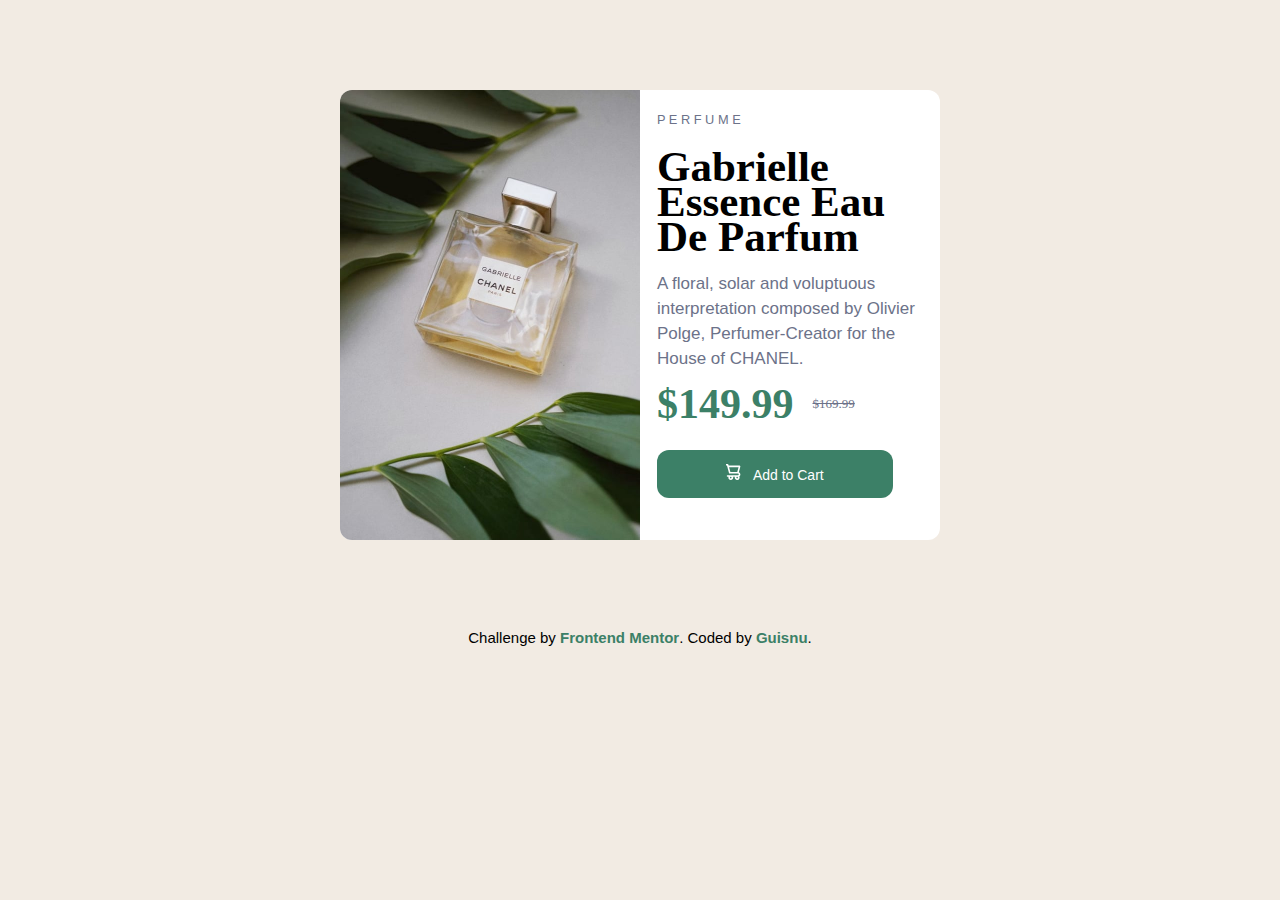
<file: ex01/index.html>
<!DOCTYPE html>
<html lang="pt-br
">
<head>
  <meta charset="UTF-8">
  <meta name="viewport" content="width=device-width, initial-scale=1.0"> <!-- displays site properly based on user's device -->

  <link rel="icon" type="image/png" sizes="32x32" href="./images/favicon-32x32.png">
  
  <title>Frontend Mentor | Product preview card component</title>
  <link rel="stylesheet" href="style.css">

  </style>
</head>
<body>
  <main>
    <div class="perfume"></div>
    <div class="descricao">
      <div class="texto-descricao">
        <h3>P E R F U M E</h3>
        <h1>Gabrielle  Essence Eau De Parfum</h1>
        <p>A floral, solar and voluptuous interpretation composed by Olivier Polge,
          Perfumer-Creator for the House of CHANEL.</p>
          <div class="valor">
            <div class="promocao"><span>$149.99</span></div>

            <div class="ogvalue"><span>$169.99</span></div>
            </div>
            <button><img src="images/icon-cart.svg" alt="cart.svg">Add to Cart</button>
          </div>
      </div>
  </main>

    <footer>
      
        Challenge by <a href="https://www.frontendmentor.io?ref=challenge" target="_blank">Frontend Mentor</a>.
        Coded by <a href="https://github.com/Guisnu" target="_blank">Guisnu</a>.
      
    </footer>

  
</body>
</html>
</file>
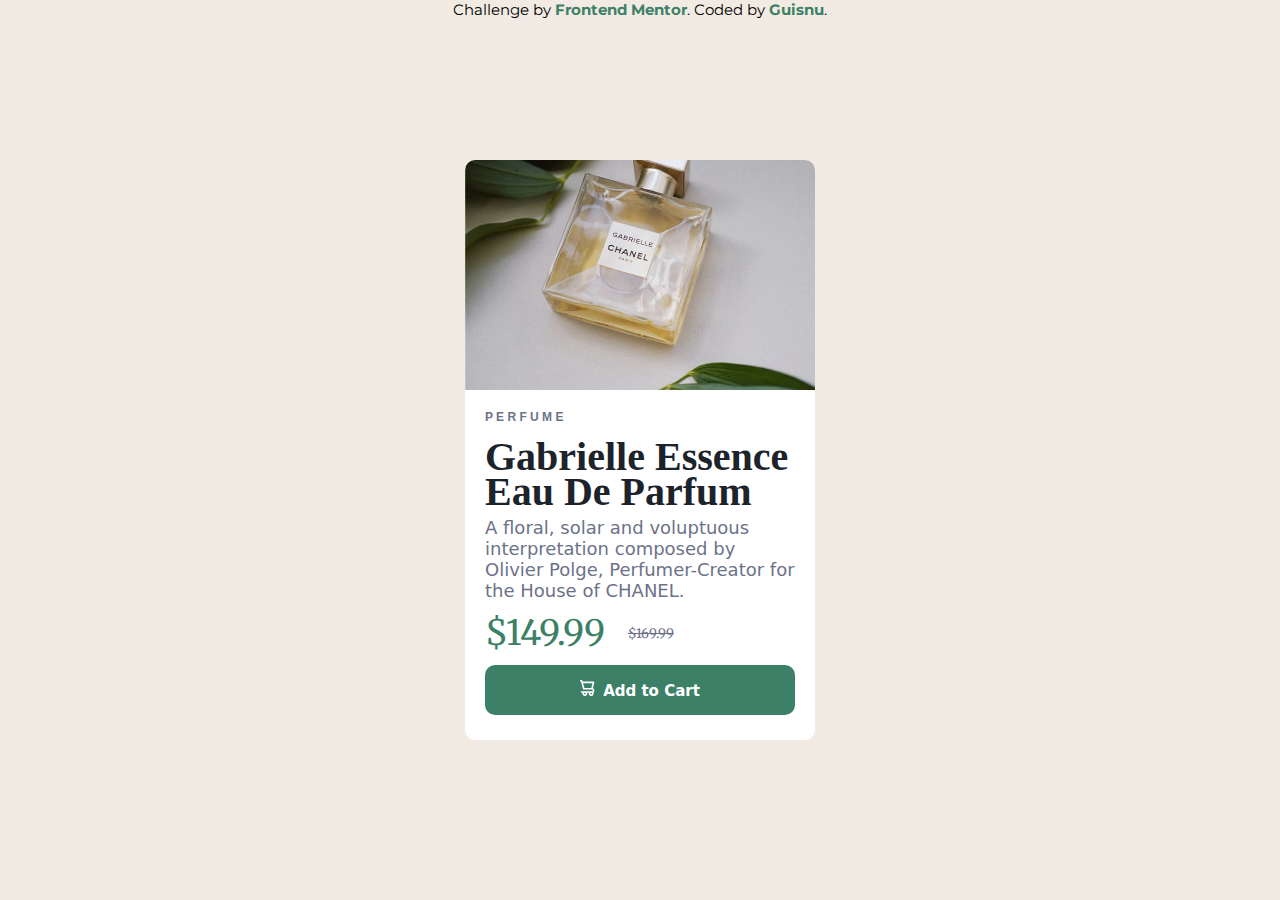
<file: ex01/modelomobile.html>
<!DOCTYPE html>
<html lang="pt-br">
<head>
    <meta charset="UTF-8">
    <meta http-equiv="X-UA-Compatible" content="IE=edge">
    <meta name="viewport" content="width=device-width, initial-scale=1.0">
    <link rel="icon" type="image/png" sizes="32x32" href="./images/favicon-32x32.png">
    <link rel="stylesheet" href="style2.css">
    <title>>Frontend Mentor | Product preview card component</title>
</head>
<body>
  <header>
      
        Challenge by <a class="link" href="https://www.frontendmentor.io?ref=challenge" target="_blank">Frontend Mentor</a>.
        Coded by <a class="link" href="https://github.com/Guisnu" target="_blank">Guisnu</a>.
      
</header>

    <main>
        <div class="perfume"></div>
        <div class="descricao">
          <div class="texto-descricao">
            <h3>P E R F U M E</h3>
            <h1>Gabrielle  Essence Eau De Parfum</h1>
            <p>A floral, solar and voluptuous interpretation composed by Olivier Polge,
              Perfumer-Creator for the House of CHANEL.</p>
              <div class="valor">
                <div class="promocao"><span>$149.99</span></div>
    
                <div class="ogvalue"><span>$169.99</span></div>
                </div>
                <button><img src="images/icon-cart.svg" alt="cart.svg">Add to Cart</button>
              </div>
          </div>
      </main>

      
    
</body>
</html>
</file>
<file: ex01/style.css>
@charset "UTF-8";

.attribution { font-size: 11px; text-align: center; }
.attribution a { color: hsl(228, 45%, 44%); }

@import url('https://fonts.googleapis.com/css2?family=Montserrat:wght@500;700&display=swap');

@import url('https://fonts.googleapis.com/css2?family=Anton&display=swap');

@import url('https://fonts.googleapis.com/css2?family=Merriweather:wght@700&display=swap');

:root{
    --cor-creme: #f2ebe3;
    --cor-azul-escuro: #1c232b;
    --cor-branco: #ffffff;
    --cor-ciano-escuro: #3c8067;
    --cor-cinza-azulado: #6c7289;

    --fonte-1: 'Montserrat', sans-serif;
    --fonte-2: 'Anton', sans-serif;
    --fonte-valor: 'Merriweather', serif;
}

*{
    padding: 0;
    margin: 0;
    box-sizing: border-box;
}

body{
    background-color: var(--cor-creme);
}
main{
    background-color: var(--cor-branco);
    width: 600px;
    display: flex;
    flex-direction: row;
    margin: 7% auto;
    border-radius: 12px;
}
.perfume {
    width: 300px;
    height: 450px;
    background-image: url(images/image-product-desktop.jpg);
    background-size: cover;
    background-position: center;
    border-radius: 12px 0px 0px 12px;
}
.descricao {
    width: 300px;
    height: 450px;
}
p {
    font-family: var(--fonte-1);
    font-size: 14px;
}

.texto-descricao h3 {
    color: var(--cor-cinza-azulado);
    font-family: var(--fonte-2);
    font-size: 0.8em;
    font-weight: 500;
    padding: 17px;
    text-align: justify;
}
.texto-descricao h1 {
    font-size: 43px;
    padding-left: 17px;
    padding-bottom: 17px;
    line-height: 35px;
}
.texto-descricao p {
    font-size: 17px;
    padding: 17px;
    padding-top: 0%;
    font-family: var(--fonte-2);
    color: var(--cor-cinza-azulado);
}
.texto-descricao {
    line-height: 25px;
}
.valor{
    display: flex;
    gap: 19px;
    align-items: center;
}
.promocao {
    font-size: 42px;
    line-height: 32px;
    font-weight: 500;
    color: var(--cor-ciano-escuro);
    font-family: var(--fonte-valor);
    font-weight: bolder;
    margin-left: 17px;
}
.ogvalue {
    font-size: 13px;
    text-decoration: line-through;
    color: #6c7289;
    font-family: var(--fonte-valor);
    line-height: 23px;
}
button{

    width: 236px;
    height: 48px;
    justify-content: center;

    background-color: var(--cor-ciano-escuro);
    border: none;
    color: var(--cor-branco);

    border-radius: 12px;
    font-size: 14px;

    margin-top: 30px;
    margin-left: 17px;
}
button img {
    margin-right: 11.61px;
}

button:hover{
    cursor:pointer;
    background-color: #224a3c;
}

footer{
    font-size: 15px;
    text-align: center;
    font-family: var(--fonte-2);
}
footer a {
    text-decoration: none;
    color: var(--cor-ciano-escuro);
    font-weight: bold;
}
</file>
<file: ex01/style2.css>
@charset "UTF-8";

@import url('https://fonts.googleapis.com/css2?family=Montserrat:wght@500;700&display=swap');

@import url('https://fonts.googleapis.com/css2?family=Anton&display=swap');

@import url('https://fonts.googleapis.com/css2?family=Merriweather:wght@700&display=swap');

.attribution { font-size: 11px; text-align: center; }
.attribution a { color: hsl(228, 45%, 44%); }

:root{
    --cor-creme: #f2ebe3;
    --cor-azul-escuro: #1c232b;
    --cor-ciano-escuro: #3c8067;
    --cor-cinza-azulado: #6c7289;

    --fonte-1: 'Montserrat', sans-serif;
    --fonte-2: 'Anton', sans-serif;
    --fonte-valor: 'Merriweather', serif;
}

*{
    padding: 0;
    margin: 0;
    box-sizing: border-box;
}

body {
    background-color: var(--cor-creme);
}

header {
    font-size: 15px;
    text-align: center;
    font-family: var(--fonte-1);
}
header a {
    text-decoration: none;
    color: var(--cor-ciano-escuro);
    font-weight: bold;
}

.link:hover {
    text-decoration: underline;
    color: #254e3f;
}

main{
    display: flex;
    max-width: 350px;
    flex-direction: column;
    position: absolute;
    top: 50%;
    left: 50%;
    transform: translate(-50%, -50%);
    height: 580px;
    background-color: white;
    border-radius: 10px;
}
.perfume {
    background-image: url(images/image-product-mobile.jpg);
    width: 350px;
    height: 230px;
    background-repeat: no-repeat;
    background-position: top;
    background-size: cover;
    border-radius: 10px 10px 0px 0px;
}
.descricao {
    padding-left: 20px;
    padding-right: 20px;
}
.texto-descricao h3 {
    color: var(--cor-cinza-azulado);
    font-size: 12px;
    margin-top: 20px;
    margin-bottom: 15px;
    font-family: sans-serif, monospace;
}
.texto-descricao h1 {
    color: var(--cor-azul-escuro);
    font-size: 40px;
    font-weight: bolder;
    line-height: 35px;
}
.texto-descricao p {
    color: var(--cor-cinza-azulado);
    margin-top: 8px;
    font-family: system-ui, -apple-system, BlinkMacSystemFont, 'Segoe UI', Roboto, Oxygen, Ubuntu, Cantarell, 'Open Sans', 'Helvetica Neue', sans-serif;
    font-size: 18px;
}
.valor {
    display: flex;
    align-items: center;
    font-family: var(--fonte-valor);
    padding-top: 10px;
}
.promocao {
    font-size: 35px;
    padding-right: 23px;
    
    color: var(--cor-ciano-escuro);
}
.ogvalue {
    font-size: 13px;
    text-decoration: line-through;
    color: var(--cor-cinza-azulado);
}
button {
    height: 50px;
    width: 310px;
    
    border: none;
    margin-top: 10px;
    justify-content: center;
    align-items: center;
    text-align: center;

    background-color: var(--cor-ciano-escuro);
    font-size: 15px;
    color: white;
    
    border-radius: 10px;
    font-weight: bolder;
    font-family: system-ui, -apple-system, BlinkMacSystemFont, 'Segoe UI', Roboto, Oxygen, Ubuntu, Cantarell, 'Open Sans', 'Helvetica Neue', sans-serif;
}

button img {
    justify-content: center;
    padding-right: 8px;
}

button:hover {
    background-color: #254e3f;
    cursor: pointer;
}
</file>
